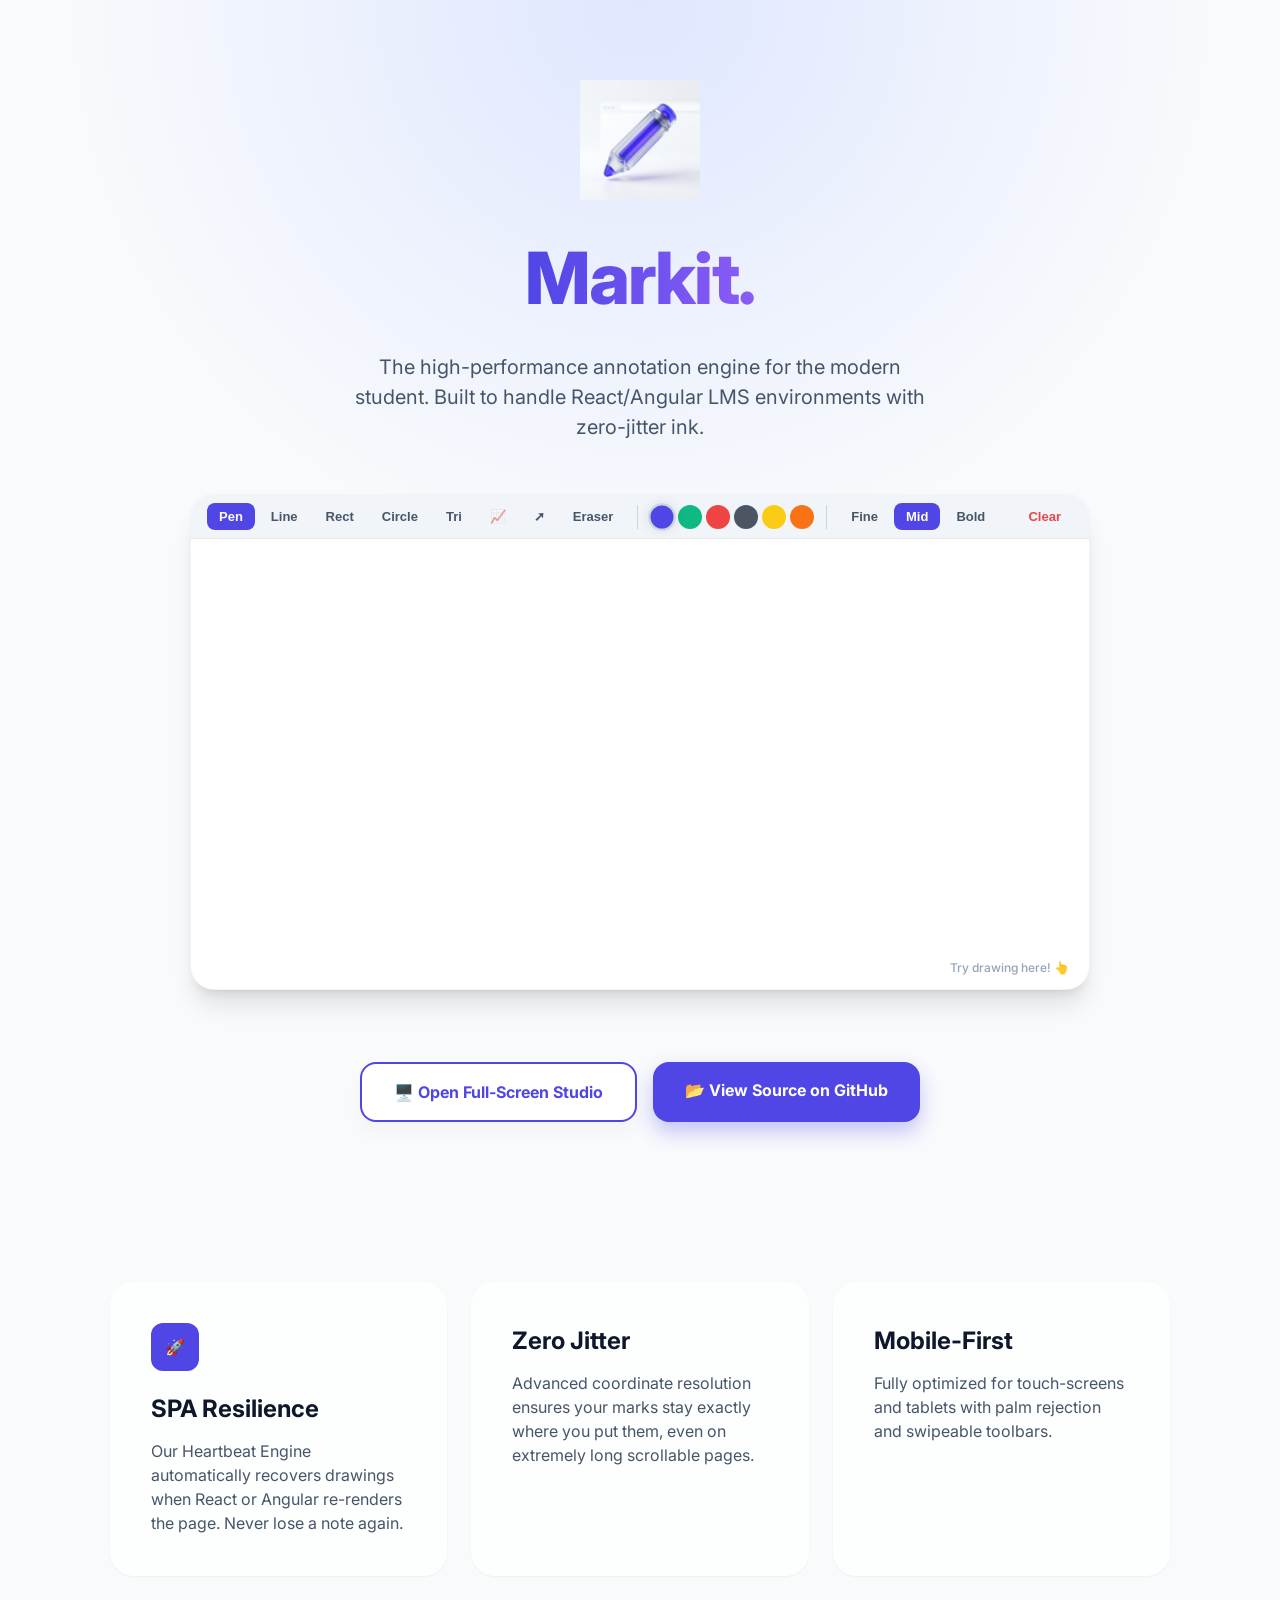
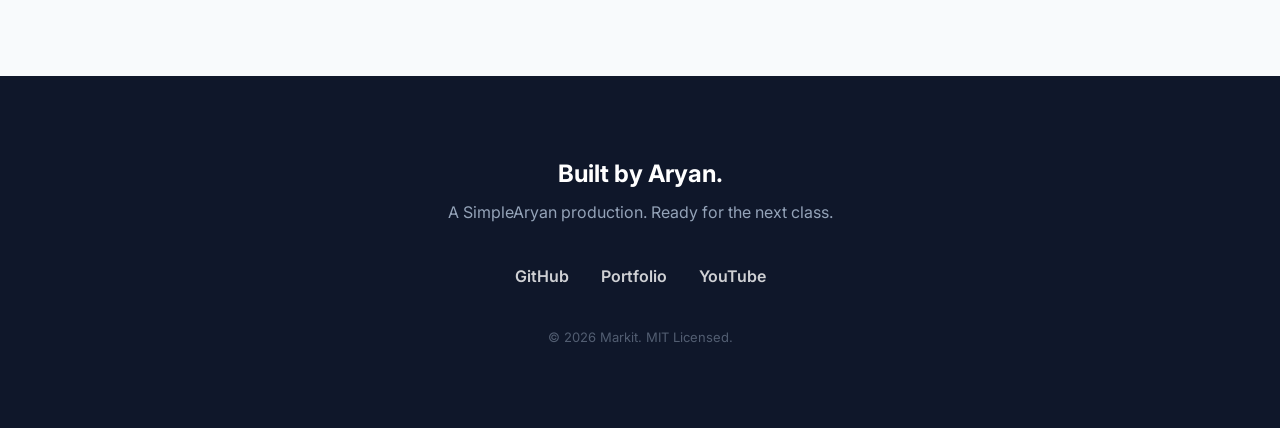
<file: docs/index.html>
<title>Markit | Professional LMS Annotation Suite</title>
    <meta name="description" content="Pixel-perfect, SPA-resilient, and mobile-ready annotations for the IITM LMS. Built for students and professionals.">
    
    <!-- 🚩 SEO & Social Media Meta Tags -->
    <meta property="og:title" content="Markit | Advanced Annotation Suite">
    <meta property="og:description" content="High-performance, zero-jitter ink for your LMS. Perfect for React and Angular study pages.">
    <meta property="og:image" content="https://simplearyan.github.io/mark-it/icons/icon512.png">
    <meta property="og:url" content="https://simplearyan.github.io/mark-it/">
    <meta name="twitter:card" content="summary_large_image">
    <meta name="theme-color" content="#4f46e5">

    <!-- 🚩 Structured Data for Search -->
    <script type="application/ld+json">
    {
      "@context": "https://schema.org",
      "@type": "SoftwareApplication",
      "name": "Markit",
      "operatingSystem": "Web Browser",
      "applicationCategory": "EducationalApplication",
      "offers": {
        "@type": "Offer",
        "price": "0"
      }
    }
    </script>
    
    <!-- Premium Fonts -->
    <link rel="preconnect" href="https://fonts.googleapis.com">
    <link rel="preconnect" href="https://fonts.gstatic.com" crossorigin>
    <link href="https://fonts.googleapis.com/css2?family=Inter:wght@400;600;700;800&family=Outfit:wght@800&display=swap" rel="stylesheet">
    
    <!-- Branding & Styles -->
    <link rel="stylesheet" href="styles.css">
    <link rel="icon" type="image/png" href="./icons/icon512.png">
</head>
<body>

    <!-- 🚩 HERO -->
    <section class="hero">
        <div class="logo-container">
            <img src="./icons/icon512.png" alt="Markit Logo" width="120" height="120">
        </div>
        <h1>Markit.</h1>
        <p>The high-performance annotation engine for the modern student. Built to handle React/Angular LMS environments with zero-jitter ink.</p>
        
        <div class="playground-wrap">
            <div class="playground-toolbar">
                <div class="tool-group">
                    <button class="tool-btn active" data-tool="pen">Pen</button>
                    <button class="tool-btn" data-tool="line">Line</button>
                    <button class="tool-btn" data-tool="rectangle">Rect</button>
                    <button class="tool-btn" data-tool="ellipse">Circle</button>
                    <button class="tool-btn" data-tool="triangle">Tri</button>
                    <button class="tool-btn" data-tool="graph" title="Graph (X/Y Axis)">📈</button>
                    <button class="tool-btn" data-tool="arrow" title="Arrow">➚</button>
                    <button class="tool-btn" data-tool="eraser">Eraser</button>
                </div>
                <div class="divider"></div>
                <div class="tool-group">
                    <button class="color-dot active" style="background: #4f46e5" data-color="#4f46e5"></button>
                    <button class="color-dot" style="background: #10b981" data-color="#10b981"></button>
                    <button class="color-dot" style="background: #ef4444" data-color="#ef4444"></button>
                    <button class="color-dot" style="background: #4b5563" data-color="#4b5563" title="Dark Gray"></button>
                    <button class="color-dot" style="background: #facc15" data-color="#facc15" title="Yellow"></button>
                    <button class="color-dot" style="background: #f97316" data-color="#f97316" title="Orange"></button>
                </div>
                <div class="divider"></div>
                <div class="tool-group">
                    <button class="weight-btn" data-weight="2">Fine</button>
                    <button class="weight-btn active" data-weight="5">Mid</button>
                    <button class="weight-btn" data-weight="10">Bold</button>
                </div>
                <div style="flex: 1"></div>
                <button class="tool-btn" id="clear-btn" style="color: #ef4444">Clear</button>
            </div>
            <!-- Interactive Playground -->
            <!-- ⚡ Dual-Canvas Stack -->
            <div id="demo-canvas-stack" style="position: relative; width: 100%; height: 450px;">
                <canvas id="demo-canvas-static" style="position: absolute; top: 0; left: 0; width: 100%; height: 100%; z-index: 1; pointer-events: none;"></canvas>
                <canvas id="demo-canvas-dynamic" style="position: absolute; top: 0; left: 0; width: 100%; height: 100%; z-index: 2; pointer-events: auto; touch-action: none;"></canvas>
            </div>
            <div style="position: absolute; bottom: 12px; right: 20px; color: #94a3b8; font-size: 12px; font-weight: 500; pointer-events: none;">Try drawing here! 👆</div>
        </div>

        <div style="display: flex; gap: 16px; justify-content: center; margin-bottom: 80px;">
            <a href="demo.html" class="cta-btn cta-secondary">🖥️ Open Full-Screen Studio</a>
            <a href="https://github.com/simplearyan/mark-it" class="cta-btn">📂 View Source on GitHub</a>
        </div>
    </section>

    <!-- 🚩 FEATURES -->
    <section class="features">
        <div class="card">
            <div class="icon">🚀</div>
            <h3>SPA Resilience</h3>
            <p>Our Heartbeat Engine automatically recovers drawings when React or Angular re-renders the page. Never lose a note again.</p>
        </div>
        <div class="card">
            <h3>Zero Jitter</h3>
            <p>Advanced coordinate resolution ensures your marks stay exactly where you put them, even on extremely long scrollable pages.</p>
        </div>
        <div class="card">
            <h3>Mobile-First</h3>
            <p>Fully optimized for touch-screens and tablets with palm rejection and swipeable toolbars.</p>
        </div>
    </section>

    <!-- 🚩 FOOTER -->
    <footer>
        <h2 style="color: white; margin-bottom: 8px;">Built by Aryan.</h2>
        <p>A SimpleAryan production. Ready for the next class.</p>
        
        <div class="footer-links">
            <a href="https://github.com/simplearyan" target="_blank">GitHub</a>
            <a href="https://simplearyan.github.io" target="_blank">Portfolio</a>
            <a href="https://youtube.com/@SimpleAryan" target="_blank">YouTube</a>
        </div>
        
        <p style="font-size: 13px; opacity: 0.5;">© 2026 Markit. MIT Licensed.</p>
    </footer>

    <!-- 🚩 SCRIPTS -->
    <script src="./lib/rough.js"></script>
    <script src="demo.js?v=1.1"></script>
</body>
</html>
</file>
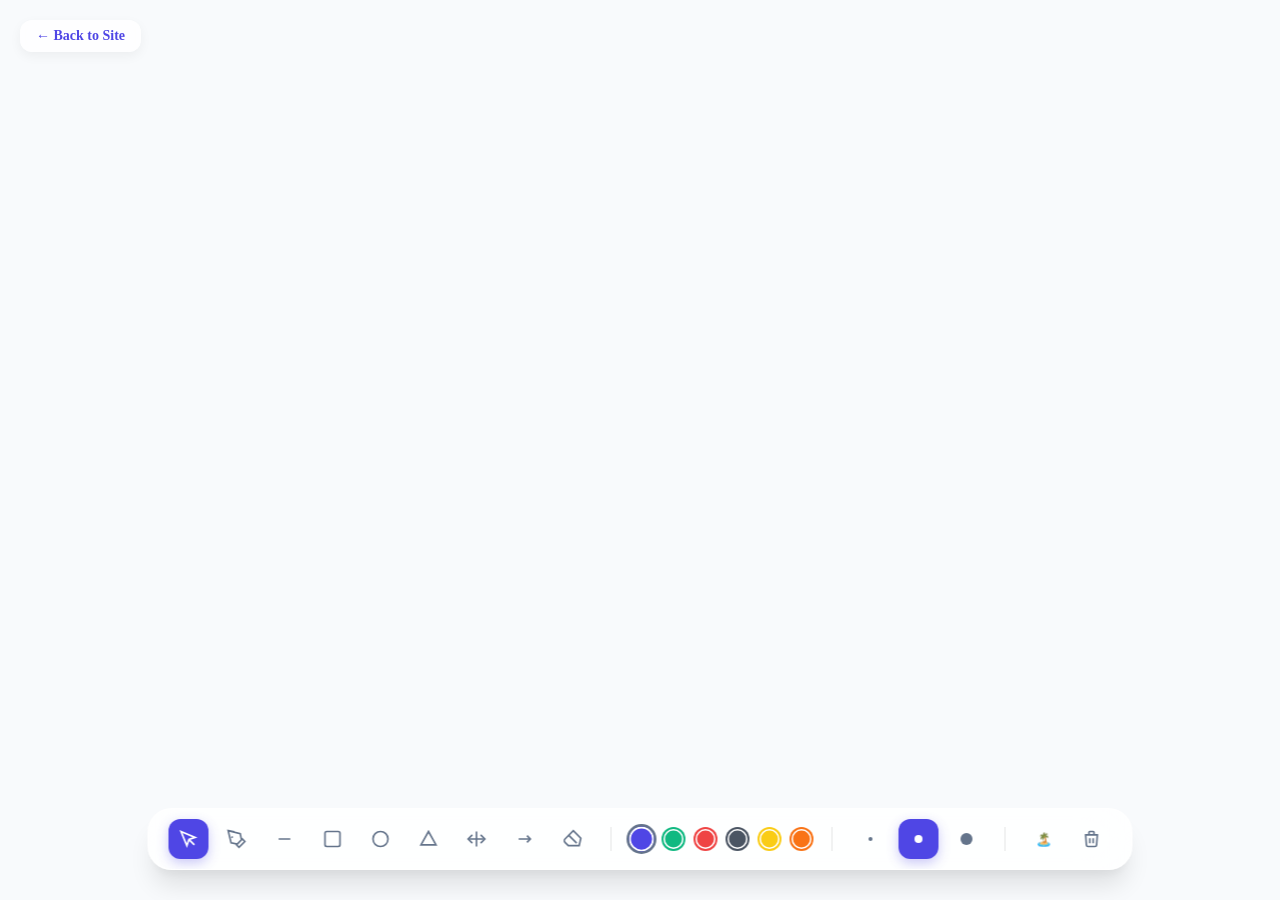
<file: docs/demo.html>
<!DOCTYPE html>
<html lang="en">
<head>
    <meta charset="UTF-8">
    <meta name="viewport" content="width=device-width, initial-scale=1.0">
    <title>Markit | Full-Page Experience Demo</title>
    <meta name="description" content="Experience the full power of Markit's annotation engine in full-screen mode.">
    
    <!-- Branding & Styles -->
    <link rel="stylesheet" href="./markit-core.css">
    <link rel="icon" type="image/png" href="./icons/icon512.png">
    
    <style>
        body, html {
            margin: 0;
            padding: 0;
            width: 100%;
            height: 100%;
            overflow: hidden;
            background: #f8fafc;
        }

        /* 🚩 Simulated Document Background for Demo */
        .demo-background {
            position: fixed;
            top: 50%;
            left: 50%;
            transform: translate(-50%, -50%);
            width: 100%;
            max-width: 800px;
            height: 90%;
            background: white;
            box-shadow: 0 4px 64px rgba(0,0,0,0.05);
            padding: 60px;
            z-index: -1;
            overflow-y: auto;
            border-radius: 8px;
        }

        .demo-nav {
            position: fixed;
            top: 20px;
            left: 20px;
            z-index: 2147483647; /* 🚩 FIXED: Ensure it is ABOVE the whiteboard overlay */
        }

        .back-btn {
            background: rgba(255, 255, 255, 0.8);
            backdrop-filter: blur(8px);
            padding: 8px 16px;
            border-radius: 12px;
            text-decoration: none;
            color: #4f46e5;
            font-weight: 700;
            font-size: 14px;
            box-shadow: 0 4px 12px rgba(0,0,0,0.05);
            display: flex;
            align-items: center;
            gap: 8px;
        }
    </style>
</head>
<body>

    <div class="demo-nav">
        <a href="index.html" class="back-btn">← Back to Site</a>
    </div>

    <!-- 🚩 Simulated Class Document -->
    <div class="demo-background">
        <h1 style="color: #0f172a; margin-bottom: 24px;">Advanced Probability Theory</h1>
        <p style="color: #475569; margin-bottom: 20px;">Finding the Marginal Distribution of a discrete random variable involves summing over all possible values of the other variable in a joint distribution.</p>
        
        <div style="background: #f1f5f9; padding: 24px; border-radius: 12px; margin: 20px 0; font-family: monospace;">
            P(X = x) = ∑ P(X = x, Y = y)
        </div>

        <p style="color: #475569;">In this lesson, we will explore how to marginalize out the variable Y from a joint PMF table. This is a foundational technique for statistical analysis in large datasets.</p>
        
        <div style="margin-top: 40px; border-top: 1px solid #e2e8f0; padding-top: 20px;">
            <h3 style="color: #0f172a; margin-bottom: 12px;">Step-by-Step Exercise:</h3>
            <ol style="color: #475569; padding-left: 20px;">
                <li style="margin-bottom: 8px;">Identify the target variable.</li>
                <li style="margin-bottom: 8px;">Sum the rows (for X) or columns (for Y).</li>
                <li style="margin-bottom: 8px;">Verify that the total sum equals 1.0.</li>
            </ol>
        </div>
    </div>

    <!-- 🚩 SCRIPTS -->
    <script src="./lib/rough.js"></script>
    <script src="demo-full.js?v=1.1"></script>
</body>
</html>
</file>
<file: docs/styles.css>
/* Markit Landing Page Styles (V1.0.0 Global Release) */

:root {
  --indigo-500: #6366f1;
  --indigo-600: #4f46e5;
  --text-900: #0f172a;
  --text-600: #475569;
  --bg-white: #ffffff;
  --bg-plate: rgba(255, 255, 255, 0.7);
  --glass-border: rgba(255, 255, 255, 0.3);
  --shadow-sm: 0 1px 2px 0 rgb(0 0 0 / 0.05);
  --shadow-xl: 0 20px 25px -5px rgb(0 0 0 / 0.1), 0 8px 10px -6px rgb(0 0 0 / 0.1);
}

* {
  margin: 0;
  padding: 0;
  box-sizing: border-box;
}

body {
  font-family: 'Inter', -apple-system, system-ui, sans-serif;
  background: #f8fafc;
  color: var(--text-900);
  line-height: 1.5;
  overflow-x: hidden;
}

/* 🚩 HERO SECTION */
.hero {
  min-height: 100vh;
  display: flex;
  flex-direction: column;
  align-items: center;
  justify-content: flex-start; /* 🚩 Fix: Prevent top cutoff */
  text-align: center;
  padding: 80px 20px;
  background: radial-gradient(circle at top, #e0e7ff 0%, #f8fafc 40%);
  gap: 12px;
}

.logo-container {
  width: 120px;
  height: 120px;
  margin-bottom: 12px;
  animation: float 6s ease-in-out infinite;
  transition: transform 0.3s cubic-bezier(0.34, 1.56, 0.64, 1);
}

.logo-container:hover {
  transform: scale(1.1) rotate(5deg);
}

@keyframes float {
  0% { transform: translateY(0px); }
  50% { transform: translateY(-15px); }
  100% { transform: translateY(0px); }
}

.hero h1 {
  font-size: clamp(2.5rem, 8vw, 4.5rem);
  font-weight: 800;
  letter-spacing: -0.02em;
  background: linear-gradient(to right, var(--indigo-600), #8b5cf6);
  -webkit-background-clip: text;
  background-clip: text; /* 🚩 Lint Fix: Standard property */
  -webkit-text-fill-color: transparent;
  margin-bottom: 8px;
}

.hero p {
  font-size: 1.25rem;
  color: var(--text-600);
  max-width: 600px;
  margin-bottom: 40px;
}

/* 🚩 INTERACTIVE PLAYGROUND */
.playground-wrap {
  width: 100%;
  max-width: 900px;
  background: white;
  border-radius: 24px;
  box-shadow: var(--shadow-xl);
  overflow: hidden;
  margin-bottom: 60px;
  border: 1px solid rgba(0,0,0,0.05);
  position: relative;
}

.playground-toolbar {
  background: #f1f5f9;
  padding: 8px 16px;
  display: flex;
  align-items: center;
  gap: 8px;
  border-bottom: 1px solid rgba(0,0,0,0.05);
  flex-wrap: wrap;
}

.tool-group {
  display: flex;
  align-items: center;
  gap: 4px;
}

.divider {
  width: 1px;
  height: 24px;
  background: #cbd5e1;
  margin: 0 4px;
}

.tool-btn, .weight-btn {
  padding: 6px 12px;
  border-radius: 8px;
  border: none;
  background: transparent;
  color: var(--text-600);
  font-weight: 600;
  font-size: 13px;
  cursor: pointer;
  transition: all 0.2s;
}

.tool-btn.active, .weight-btn.active {
  background: var(--indigo-600);
  color: white;
}

.color-dot {
  width: 24px;
  height: 24px;
  border-radius: 50%;
  border: 2px solid transparent;
  cursor: pointer;
  transition: all 0.2s;
}

.color-dot.active {
  border-color: #cbd5e1;
  transform: scale(1.15);
  box-shadow: 0 0 10px rgba(0,0,0,0.1);
}

#demo-canvas {
  width: 100%;
  height: 450px;
  cursor: crosshair;
  background: url("https://www.transparenttextures.com/patterns/cubes.png"); /* Light pattern */
}

/* 🚩 FEATURE GRID */
.features {
  display: grid;
  grid-template-columns: repeat(auto-fit, minmax(300px, 1fr));
  gap: 24px;
  max-width: 1100px;
  margin: 0 auto 100px;
  padding: 0 20px;
}

.card {
  background: var(--bg-plate);
  backdrop-filter: blur(20px);
  padding: 40px;
  border-radius: 24px;
  border: 1.5px solid var(--glass-border);
  box-shadow: var(--shadow-sm);
  transition: transform 0.3s ease;
}

.card:hover {
  transform: translateY(-8px);
  box-shadow: var(--shadow-xl);
}

.card .icon {
  width: 48px;
  height: 48px;
  background: var(--indigo-600);
  border-radius: 12px;
  margin-bottom: 20px;
  display: flex;
  align-items: center;
  justify-content: center;
  color: white;
}

.card h3 {
  font-size: 1.5rem;
  margin-bottom: 12px;
}

.card p {
  color: var(--text-600);
}

/* 🚩 FOOTER */
footer {
  background: #0f172a;
  color: #94a3b8;
  padding: 80px 20px;
  text-align: center;
}

.footer-links {
  display: flex;
  justify-content: center;
  gap: 32px;
  margin: 40px 0;
}

.footer-links a {
  color: white;
  text-decoration: none;
  font-weight: 600;
  opacity: 0.8;
  transition: opacity 0.2s;
}

.footer-links a:hover {
  opacity: 1;
}

.cta-btn {
  display: inline-block;
  padding: 16px 32px;
  background: var(--indigo-600);
  color: white;
  text-decoration: none;
  font-weight: 700;
  border-radius: 16px;
  box-shadow: 0 10px 20px rgba(79, 70, 229, 0.3);
  transition: all 0.2s;
}

.cta-btn:hover {
  background: var(--indigo-500);
  transform: translateY(-2px);
  box-shadow: 0 15px 30px rgba(79, 70, 229, 0.4);
}

.cta-btn.cta-secondary {
  background: white;
  color: var(--indigo-600);
  border: 2px solid var(--indigo-600);
  box-shadow: 0 10px 20px rgba(0, 0, 0, 0.03);
}

.cta-btn.cta-secondary:hover {
  background: #f1f5f9;
  transform: translateY(-2px);
  box-shadow: 0 15px 30px rgba(0, 0, 0, 0.06);
}

@media (max-width: 768px) {
  .hero h1 { font-size: 3rem; }
  .playground-wrap { border-radius: 0; }
  #demo-canvas { height: 350px; }
  
  .hero div[style*="display: flex"] {
    flex-direction: column;
    width: 100%;
    padding: 0 20px;
    gap: 12px;
  }

  .playground-toolbar {
    padding: 8px 12px;
    overflow-x: auto;
    flex-wrap: nowrap;
    justify-content: flex-start;
    -webkit-overflow-scrolling: touch;
  }

  .tool-btn, .weight-btn {
    padding: 6px 10px;
    font-size: 11px;
    white-space: nowrap;
  }
}
</file>
<file: docs/markit-core.css>
/* IITM Annotation Extension Styles (V10 Mobile & Touch Support) */

:root {
  --iitm-primary: #4f46e5;
  --iitm-accent: #6366f1;
  --bg-blur: rgba(255, 255, 255, 0.85); /* Premium Glass */
  --shadow-premium: 0 20px 25px -5px rgba(0, 0, 0, 0.1), 0 10px 10px -5px rgba(0, 0, 0, 0.04);
  --z-overlay: 10000000; 
  --z-toolbar: 2147483647; 
}

.iitm-whiteboard-overlay {
  position: absolute; 
  top: 0;
  left: 0;
  z-index: var(--z-overlay);
  pointer-events: none;
  touch-action: none;
  background: transparent;
  overflow: hidden; /* 🚩 HYPER-ACCURACY: Prevent any horizontal overflow */
  max-width: 100vw;
}

.iitm-whiteboard-overlay.pro {
  position: fixed !important;
  width: 100vw !important;
  height: 100vh !important;
}

.iitm-whiteboard-canvas {
  position: absolute;
  top: 0;
  left: 0;
  display: block;
  background: transparent;
  /* 🚩 TOUCH LOCK: Prevent scrolling/panning during drawing */
  touch-action: none; 
}

.iitm-canvas-static {
  z-index: 1;
  pointer-events: none; /* No interaction for finalized shapes */
}

.iitm-canvas-dynamic {
  z-index: 2;
  pointer-events: auto; /* Catch active drawing */
}

/* Floating Toolbar V10 (Responsive) */
.iitm-annotation-toolbar {
  position: fixed;
  bottom: 30px;
  left: 50%;
  transform: translateX(-50%);
  background: var(--bg-blur);
  backdrop-filter: blur(25px);
  -webkit-backdrop-filter: blur(25px);
  padding: 10px 20px;
  border-radius: 24px;
  border: 1.5px solid rgba(255, 255, 255, 0.5);
  box-shadow: var(--shadow-premium);
  display: flex;
  align-items: center;
  gap: 12px;
  z-index: var(--z-toolbar);
  transition: all 0.3s cubic-bezier(0.4, 0, 0.2, 1);
  pointer-events: auto;
  /* 🚩 Horizontal Scroll Support */
  max-width: 90vw;
  overflow-x: auto;
  overflow-y: hidden;
  white-space: nowrap;
  scrollbar-width: none; /* Firefox */
}

.iitm-annotation-toolbar::-webkit-scrollbar {
  display: none; /* Chrome/Safari */
}

.iitm-toolbar-group {
  display: flex;
  align-items: center;
  gap: 8px;
  flex-shrink: 0;
}

.iitm-tool-btn {
  width: 40px;
  height: 40px;
  border-radius: 12px;
  border: none;
  background: transparent;
  color: #64748b;
  display: flex;
  align-items: center;
  justify-content: center;
  cursor: pointer;
  transition: all 0.2s cubic-bezier(0.4, 0, 0.2, 1);
  outline: none;
  flex-shrink: 0;
}

.iitm-tool-btn:hover {
  background: rgba(0, 0, 0, 0.06);
  color: var(--iitm-primary);
}

.iitm-tool-btn.active {
  background: var(--iitm-primary);
  color: white;
  box-shadow: 0 4px 12px rgba(79, 70, 229, 0.3);
}

/* Color Dots */
.iitm-color-dot {
  width: 24px;
  height: 24px;
  border-radius: 50%;
  border: 2px solid transparent;
  cursor: pointer;
  transition: transform 0.2s;
  padding: 0;
  box-shadow: inset 0 0 0 1.5px rgba(255, 255, 255, 1);
  flex-shrink: 0;
}

.iitm-color-dot:hover {
  transform: scale(1.2);
}

.iitm-color-dot.active {
  border-color: #64748b;
  transform: scale(1.25);
}

.iitm-divider {
  width: 1px;
  height: 24px;
  background: rgba(0, 0, 0, 0.1);
  margin: 0 6px;
  flex-shrink: 0;
}


/* 🚩 MOBILE BREAKPOINTS */
@media (max-width: 768px) {
  .iitm-annotation-toolbar {
    bottom: 20px;
    padding: 8px 16px;
    gap: 8px;
    border-radius: 20px;
  }
  
  .iitm-tool-btn {
    width: 36px;
    height: 36px;
    border-radius: 10px;
  }
  
  .iitm-color-dot {
    width: 22px;
    height: 22px;
  }
  
  .iitm-toggle-fab {
    width: 38px !important; 
    height: 38px !important;
    bottom: 15vh !important;  
    right: 2vw !important;
  }
  .iitm-toggle-fab svg {
    width: 20px !important;
    height: 20px !important;
  }
}

@media (max-width: 480px) {
  .iitm-annotation-toolbar {
    padding: 6px 12px;
    gap: 6px;
    bottom: 15px;
    max-width: 95vw;
  }
  
  .iitm-tool-btn {
    width: 30px;
    height: 30px;
    border-radius: 8px;
  }
  
  .iitm-toggle-fab {
    width: 32px !important;  /* 🚩 Correct compact size */
    height: 32px !important;
    bottom: 15vh !important; 
    right: 2vw !important;
  }
  
  .iitm-toggle-fab svg {
    width: 18px !important;   /* 🚩 Scale the internal icon too */
    height: 18px !important;
  }
}

/* FAB Toggle V10 */
.iitm-toggle-fab {
  position: fixed;
  bottom: 30px;
  right: 30px;
  width: 64px;
  height: 64px;
  border-radius: 50%;
  background: var(--iitm-primary);
  color: white;
  border: none;
  box-shadow: 0 10px 25px rgba(79, 70, 229, 0.35);
  cursor: pointer;
  z-index: var(--z-toolbar);
  display: flex;
  align-items: center;
  justify-content: center;
  transition: all 0.2s ease-out;
}

.iitm-toggle-fab:hover {
  transform: scale(1.05);
  background: var(--iitm-accent);
}

.hidden {
  display: none !important;
}

@media print {
  .iitm-annotation-toolbar, .iitm-toggle-fab {
    display: none !important;
  }
}
</file>
